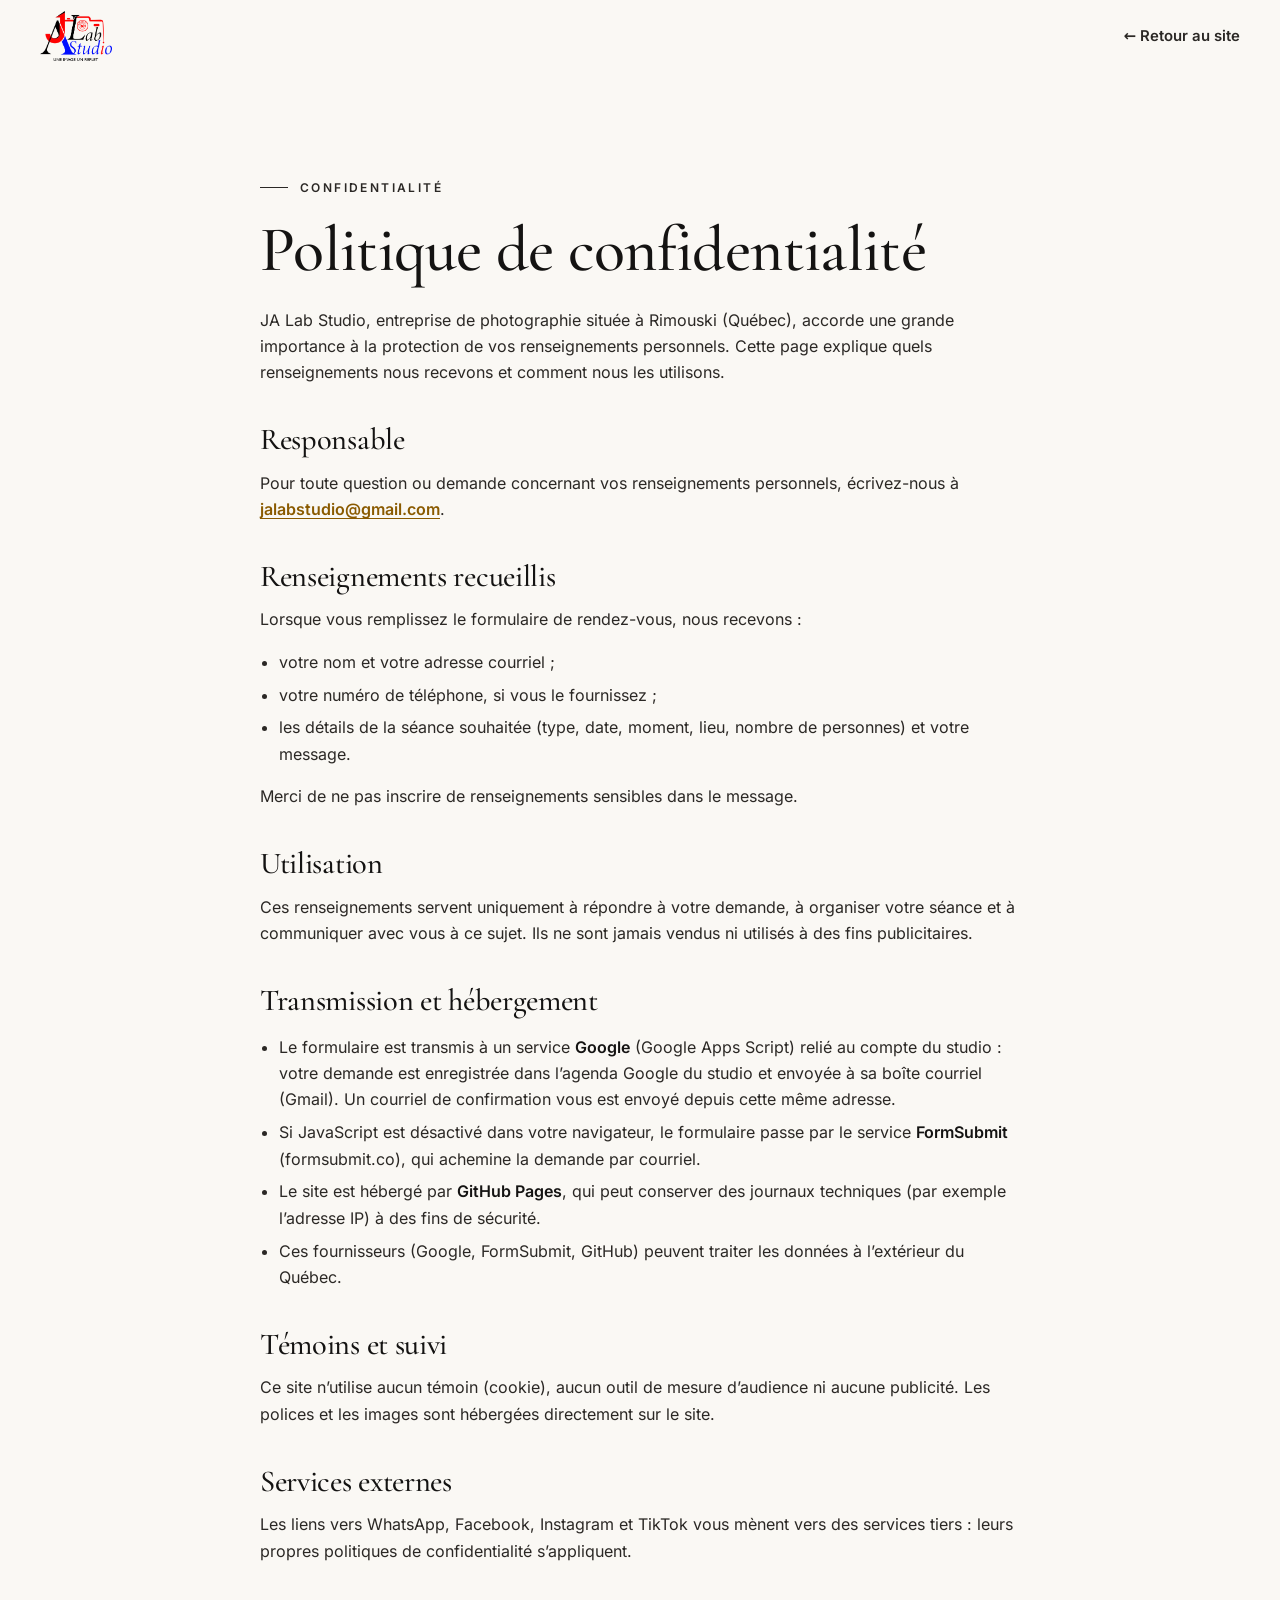
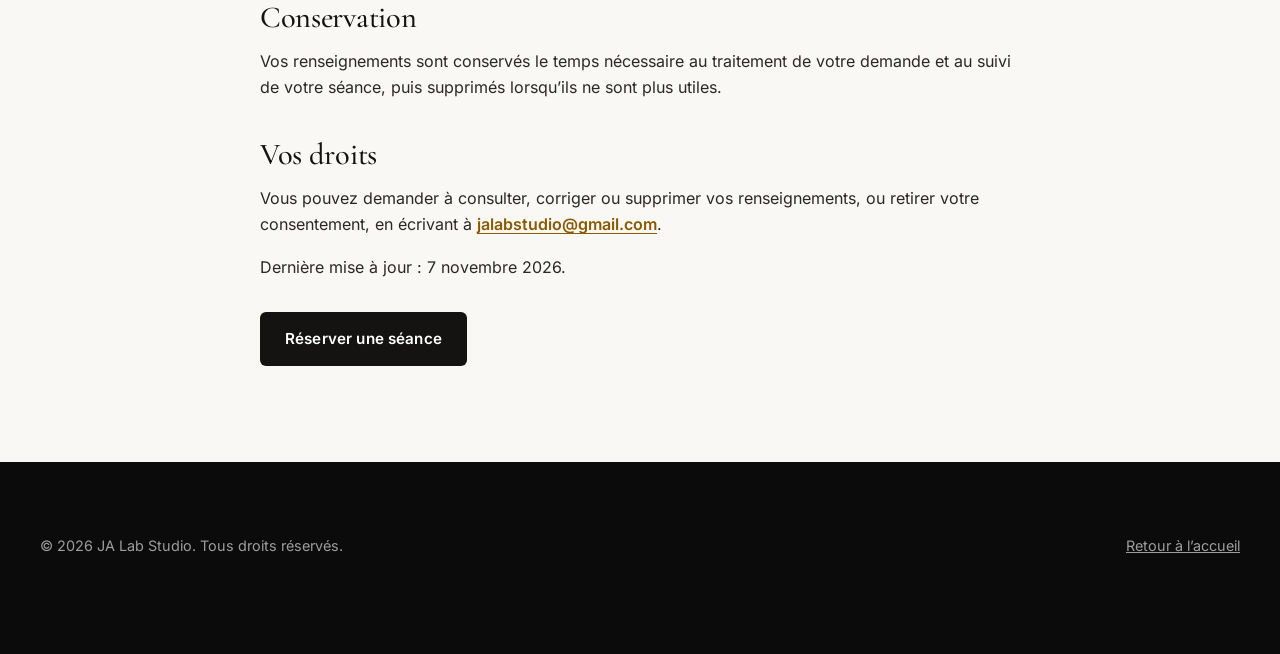
<file: confidentialite.html>
<!DOCTYPE html>
<html lang="fr-CA">
<head>
  <meta charset="UTF-8">
  <meta name="viewport" content="width=device-width, initial-scale=1">
  <meta http-equiv="Content-Security-Policy" content="default-src 'none'; img-src 'self'; style-src 'self'; script-src 'self'; font-src 'self'; connect-src 'none'; form-action 'none'; object-src 'none'; base-uri 'none'; upgrade-insecure-requests">
  <meta name="referrer" content="strict-origin-when-cross-origin">
  <title>Politique de confidentialité | JA Lab Studio</title>
  <meta name="description" content="Comment JA Lab Studio traite les renseignements envoyés par le formulaire de rendez-vous.">
  <link rel="canonical" href="https://www.jalabstudio.com/confidentialite.html">
  <link rel="icon" type="image/png" sizes="48x48" href="assets/favicon-48.png">
  <link rel="apple-touch-icon" href="assets/apple-touch-icon.png">
  <link rel="stylesheet" href="styles.css?v=20261107">
</head>
<body>
  <header class="site-header simple-header">
    <div class="container header-inner">
      <a href="./" class="brand" aria-label="JA Lab Studio – retour à l’accueil">
        <img src="assets/logo-ja-lab-studio.webp" alt="JA Lab Studio – Une image un reflet" width="241" height="168" class="brand-logo">
      </a>
      <a class="back-link" href="./">← Retour au site</a>
    </div>
  </header>

  <main class="page-simple">
    <div class="container">
      <p class="eyebrow">Confidentialité</p>
      <h1>Politique de confidentialité</h1>
      <p>JA Lab Studio, entreprise de photographie située à Rimouski (Québec), accorde une grande importance à la protection de vos renseignements personnels. Cette page explique quels renseignements nous recevons et comment nous les utilisons.</p>

      <h2>Responsable</h2>
      <p>Pour toute question ou demande concernant vos renseignements personnels, écrivez-nous à <a class="inline-link" href="mailto:jalabstudio@gmail.com">jalabstudio@gmail.com</a>.</p>

      <h2>Renseignements recueillis</h2>
      <p>Lorsque vous remplissez le formulaire de rendez-vous, nous recevons&nbsp;:</p>
      <ul>
        <li>votre nom et votre adresse courriel&nbsp;;</li>
        <li>votre numéro de téléphone, si vous le fournissez&nbsp;;</li>
        <li>les détails de la séance souhaitée (type, date, moment, lieu, nombre de personnes) et votre message.</li>
      </ul>
      <p>Merci de ne pas inscrire de renseignements sensibles dans le message.</p>

      <h2>Utilisation</h2>
      <p>Ces renseignements servent uniquement à répondre à votre demande, à organiser votre séance et à communiquer avec vous à ce sujet. Ils ne sont jamais vendus ni utilisés à des fins publicitaires.</p>

      <h2>Transmission et hébergement</h2>
      <ul>
        <li>Le formulaire est transmis à un service <strong>Google</strong> (Google Apps Script) relié au compte du studio&nbsp;: votre demande est enregistrée dans l’agenda Google du studio et envoyée à sa boîte courriel (Gmail). Un courriel de confirmation vous est envoyé depuis cette même adresse.</li>
        <li>Si JavaScript est désactivé dans votre navigateur, le formulaire passe par le service <strong>FormSubmit</strong> (formsubmit.co), qui achemine la demande par courriel.</li>
        <li>Le site est hébergé par <strong>GitHub Pages</strong>, qui peut conserver des journaux techniques (par exemple l’adresse IP) à des fins de sécurité.</li>
        <li>Ces fournisseurs (Google, FormSubmit, GitHub) peuvent traiter les données à l’extérieur du Québec.</li>
      </ul>

      <h2>Témoins et suivi</h2>
      <p>Ce site n’utilise aucun témoin (cookie), aucun outil de mesure d’audience ni aucune publicité. Les polices et les images sont hébergées directement sur le site.</p>

      <h2>Services externes</h2>
      <p>Les liens vers WhatsApp, Facebook, Instagram et TikTok vous mènent vers des services tiers&nbsp;: leurs propres politiques de confidentialité s’appliquent.</p>

      <h2>Conservation</h2>
      <p>Vos renseignements sont conservés le temps nécessaire au traitement de votre demande et au suivi de votre séance, puis supprimés lorsqu’ils ne sont plus utiles.</p>

      <h2>Vos droits</h2>
      <p>Vous pouvez demander à consulter, corriger ou supprimer vos renseignements, ou retirer votre consentement, en écrivant à <a class="inline-link" href="mailto:jalabstudio@gmail.com">jalabstudio@gmail.com</a>.</p>

      <p class="muted">Dernière mise à jour&nbsp;: 7 novembre 2026.</p>
      <div class="page-actions">
        <a class="btn btn-dark" href="./#reservation">Réserver une séance</a>
      </div>
    </div>
  </main>

  <footer class="site-footer">
    <div class="container footer-bottom">
      <p>© 2026 JA Lab Studio. Tous droits réservés.</p>
      <p><a href="./">Retour à l’accueil</a></p>
    </div>
  </footer>
</body>
</html>
</file>
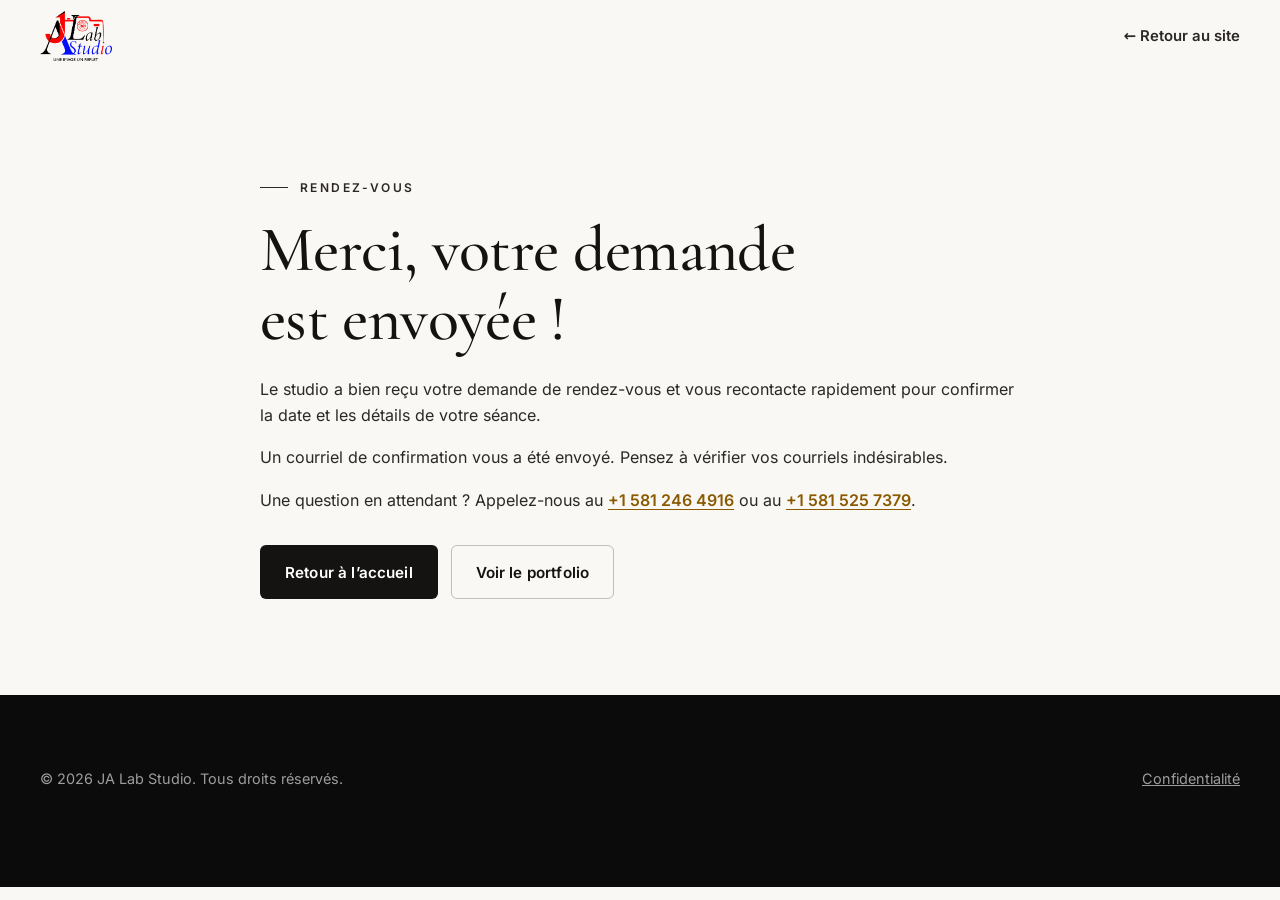
<file: merci.html>
<!DOCTYPE html>
<html lang="fr-CA">
<head>
  <meta charset="UTF-8">
  <meta name="viewport" content="width=device-width, initial-scale=1">
  <meta http-equiv="Content-Security-Policy" content="default-src 'none'; img-src 'self'; style-src 'self'; script-src 'self'; font-src 'self'; connect-src 'none'; form-action 'none'; object-src 'none'; base-uri 'none'; upgrade-insecure-requests">
  <meta name="referrer" content="strict-origin-when-cross-origin">
  <meta name="robots" content="noindex">
  <title>Demande envoyée | JA Lab Studio</title>
  <link rel="icon" type="image/png" sizes="48x48" href="assets/favicon-48.png">
  <link rel="apple-touch-icon" href="assets/apple-touch-icon.png">
  <link rel="stylesheet" href="styles.css?v=20261107">
</head>
<body>
  <header class="site-header simple-header">
    <div class="container header-inner">
      <a href="./" class="brand" aria-label="JA Lab Studio – retour à l’accueil">
        <img src="assets/logo-ja-lab-studio.webp" alt="JA Lab Studio – Une image un reflet" width="241" height="168" class="brand-logo">
      </a>
      <a class="back-link" href="./">← Retour au site</a>
    </div>
  </header>

  <main class="page-simple">
    <div class="container">
      <p class="eyebrow">Rendez-vous</p>
      <h1>Merci, votre demande est envoyée&nbsp;!</h1>
      <p>Le studio a bien reçu votre demande de rendez-vous et vous recontacte rapidement pour confirmer la date et les détails de votre séance.</p>
      <p>Un courriel de confirmation vous a été envoyé. Pensez à vérifier vos courriels indésirables.</p>
      <p>Une question en attendant&nbsp;? Appelez-nous au <a class="inline-link" href="tel:+15812464916">+1 581 246 4916</a> ou au <a class="inline-link" href="tel:+15815257379">+1 581 525 7379</a>.</p>
      <div class="page-actions">
        <a class="btn btn-dark" href="./">Retour à l’accueil</a>
        <a class="btn btn-outline" href="./#portfolio">Voir le portfolio</a>
      </div>
    </div>
  </main>

  <footer class="site-footer">
    <div class="container footer-bottom">
      <p>© 2026 JA Lab Studio. Tous droits réservés.</p>
      <p><a href="confidentialite.html">Confidentialité</a></p>
    </div>
  </footer>
</body>
</html>
</file>
<file: styles.css>
/* =========================================================
   JA Lab Studio — feuille de style
   ========================================================= */

/* ---------- Polices (hébergées sur le site) ---------- */
@font-face {
  font-family: "Cormorant Garamond";
  src: url("assets/fonts/cormorant-garamond-latin-500-normal.woff2") format("woff2");
  font-weight: 500;
  font-style: normal;
  font-display: swap;
}
@font-face {
  font-family: "Cormorant Garamond";
  src: url("assets/fonts/cormorant-garamond-latin-600-normal.woff2") format("woff2");
  font-weight: 600;
  font-style: normal;
  font-display: swap;
}
@font-face {
  font-family: "Cormorant Garamond";
  src: url("assets/fonts/cormorant-garamond-latin-500-italic.woff2") format("woff2");
  font-weight: 500;
  font-style: italic;
  font-display: swap;
}
@font-face {
  font-family: "Inter";
  src: url("assets/fonts/inter-latin-wght.woff2") format("woff2");
  font-weight: 100 900;
  font-style: normal;
  font-display: swap;
}

/* ---------- Variables ---------- */
:root {
  --ink: #141312;
  --ink-soft: #2b2825;
  --paper: #faf8f4;
  --white: #ffffff;
  --cream: #f2ece1;
  --line: #e4dccd;
  --muted: #6a645b;
  --gold: #f0ad1f;
  --gold-deep: #8a5a00;
  --red: #c8261b;
  --dark: #121212;
  --dark-2: #1b1a19;
  --dark-line: rgba(255, 255, 255, 0.12);
  --dark-text: rgba(255, 255, 255, 0.74);
  --success: #2f6b3a;
  --error: #a3261c;

  --serif: "Cormorant Garamond", Georgia, "Times New Roman", serif;
  --sans: "Inter", system-ui, -apple-system, "Segoe UI", Roboto, Arial, sans-serif;

  --radius: 6px;
  --radius-lg: 14px;
  --header-h: 76px;
  --gutter: clamp(1rem, 4vw, 2rem);
  --shadow: 0 24px 60px -24px rgba(20, 19, 18, 0.35);
}

/* ---------- Base ---------- */
*, *::before, *::after { box-sizing: border-box; }
html {
  scroll-behavior: smooth;
  scroll-padding-top: calc(var(--header-h) + 12px);
  -webkit-text-size-adjust: 100%;
}
html:has(dialog[open]) { overflow: hidden; }
body {
  margin: 0;
  font-family: var(--sans);
  font-size: 1rem;
  line-height: 1.65;
  color: var(--ink-soft);
  background: var(--paper);
  -webkit-font-smoothing: antialiased;
  text-rendering: optimizeLegibility;
  overflow-x: hidden;
}
img { max-width: 100%; height: auto; display: block; }
a { color: inherit; }
h1, h2, h3 {
  font-family: var(--serif);
  font-weight: 500;
  color: var(--ink);
  line-height: 1.08;
  letter-spacing: -0.01em;
  margin: 0 0 1rem;
  text-wrap: balance;
}
h2 { font-size: clamp(2.3rem, 4.6vw, 3.6rem); }
h3 { font-size: 1.6rem; font-weight: 600; line-height: 1.15; }
p { margin: 0 0 1rem; }
strong { font-weight: 600; color: var(--ink); }
[hidden] { display: none !important; }

.icon-sprite { position: absolute; width: 0; height: 0; overflow: hidden; }
.icon { width: 1.1em; height: 1.1em; flex: none; vertical-align: -0.15em; }

.container {
  width: min(1200px, 100% - 2 * var(--gutter));
  margin-inline: auto;
}

.skip-link {
  position: fixed;
  top: -100px;
  left: 1rem;
  z-index: 200;
  background: var(--ink);
  color: #fff;
  padding: 0.8rem 1.1rem;
  border-radius: var(--radius);
  text-decoration: none;
}
.skip-link:focus { top: 1rem; }

:focus-visible {
  outline: 2px solid var(--gold-deep);
  outline-offset: 3px;
}
.section-dark :focus-visible,
.site-footer :focus-visible,
.lightbox :focus-visible { outline-color: var(--gold); }

/* ---------- Typo utilitaire ---------- */
.eyebrow {
  display: inline-flex;
  align-items: center;
  gap: 0.75rem;
  margin: 0 0 1.1rem;
  font-size: 0.75rem;
  font-weight: 600;
  letter-spacing: 0.2em;
  text-transform: uppercase;
  color: var(--gold-deep);
}
.eyebrow::before {
  content: "";
  width: 28px;
  height: 1px;
  background: currentColor;
}
.section-dark .eyebrow { color: var(--gold); }
.lead { font-size: clamp(1.05rem, 1.6vw, 1.2rem); color: var(--muted); max-width: 34rem; }
.muted { color: var(--muted); }
.inline-link {
  display: inline-flex;
  align-items: center;
  gap: 0.3rem;
  color: var(--gold-deep);
  font-weight: 600;
  text-decoration: underline;
  text-underline-offset: 3px;
  text-decoration-thickness: 1px;
}
.section-dark .inline-link { color: var(--gold); }

/* ---------- Boutons ---------- */
.btn {
  display: inline-flex;
  align-items: center;
  justify-content: center;
  gap: 0.6rem;
  min-height: 50px;
  padding: 0.85rem 1.5rem;
  border: 1px solid transparent;
  border-radius: var(--radius);
  font: inherit;
  font-size: 0.95rem;
  font-weight: 600;
  letter-spacing: 0.01em;
  text-decoration: none;
  cursor: pointer;
  transition: background-color 0.2s ease, color 0.2s ease, border-color 0.2s ease, transform 0.2s ease;
}
.btn:hover { transform: translateY(-1px); }
.btn:active { transform: none; }
.btn .icon { transition: transform 0.2s ease; }
.btn:hover .icon { transform: translateX(2px); }
.btn-sm { min-height: 42px; padding: 0.55rem 1.1rem; font-size: 0.88rem; }
.btn-block { width: 100%; }
.btn-dark { background: var(--ink); color: #fff; }
.btn-dark:hover { background: #000; }
.btn-gold { background: var(--gold); color: var(--ink); }
.btn-gold:hover { background: #ffbe3a; }
.btn-outline { border-color: rgba(20, 19, 18, 0.25); color: var(--ink); background: transparent; }
.btn-outline:hover { border-color: var(--ink); }
.link-btn {
  background: none;
  border: 0;
  padding: 0.4rem 0;
  font: inherit;
  font-weight: 600;
  color: var(--ink);
  cursor: pointer;
  text-decoration: underline;
  text-underline-offset: 3px;
}

/* ---------- En-tête ---------- */
.site-header {
  position: sticky;
  top: 0;
  z-index: 100;
  background: rgba(250, 248, 244, 0.9);
  -webkit-backdrop-filter: saturate(160%) blur(12px);
  backdrop-filter: saturate(160%) blur(12px);
  border-bottom: 1px solid transparent;
  transition: border-color 0.25s ease, box-shadow 0.25s ease;
}
.site-header.is-scrolled {
  border-bottom-color: var(--line);
  box-shadow: 0 10px 30px -20px rgba(0, 0, 0, 0.25);
}
.header-inner {
  display: flex;
  align-items: center;
  justify-content: space-between;
  gap: 1.5rem;
  min-height: var(--header-h);
}
.brand { display: inline-flex; align-items: center; flex: none; }
.brand-logo { height: 50px; width: auto; }

.nav {
  display: flex;
  align-items: center;
  gap: clamp(1rem, 2vw, 1.9rem);
  font-size: 0.93rem;
  font-weight: 500;
}
.nav a:not(.btn) {
  position: relative;
  text-decoration: none;
  color: var(--ink-soft);
  padding: 0.4rem 0;
}
.nav a:not(.btn)::after {
  content: "";
  position: absolute;
  left: 0;
  right: 0;
  bottom: 0;
  height: 1px;
  background: var(--ink);
  transform: scaleX(0);
  transform-origin: left;
  transition: transform 0.25s ease;
}
.nav a:not(.btn):hover::after,
.nav a.is-active::after { transform: scaleX(1); }
.nav-cta { margin-left: 0.5rem; }

.menu-toggle {
  display: none;
  align-items: center;
  gap: 0.6rem;
  min-height: 44px;
  padding: 0.5rem 0.9rem;
  background: transparent;
  border: 1px solid var(--line);
  border-radius: var(--radius);
  font: inherit;
  font-size: 0.9rem;
  font-weight: 600;
  color: var(--ink);
  cursor: pointer;
}
.menu-bars,
.menu-bars::before,
.menu-bars::after {
  display: block;
  width: 18px;
  height: 1.5px;
  background: currentColor;
  border-radius: 2px;
  transition: transform 0.25s ease, background-color 0.25s ease;
}
.menu-bars { position: relative; }
.menu-bars::before,
.menu-bars::after { content: ""; position: absolute; left: 0; }
.menu-bars::before { top: -6px; }
.menu-bars::after { top: 6px; }
.menu-toggle[aria-expanded="true"] .menu-bars { background: transparent; }
.menu-toggle[aria-expanded="true"] .menu-bars::before { transform: translateY(6px) rotate(45deg); }
.menu-toggle[aria-expanded="true"] .menu-bars::after { transform: translateY(-6px) rotate(-45deg); }

/* ---------- Accueil ---------- */
.hero {
  position: relative;
  padding: clamp(3rem, 7vw, 6rem) 0 clamp(4rem, 8vw, 7rem);
  overflow: hidden;
}
.hero-grid {
  display: grid;
  grid-template-columns: minmax(0, 1.05fr) minmax(0, 0.95fr);
  gap: clamp(2.5rem, 6vw, 5rem);
  align-items: center;
}
.hero h1 {
  font-size: clamp(3.2rem, 7.4vw, 6.4rem);
  line-height: 0.98;
  letter-spacing: -0.025em;
  margin-bottom: 1.5rem;
}
.hero h1 em {
  font-style: italic;
  color: var(--red);
}
.hero-actions {
  display: flex;
  flex-wrap: wrap;
  gap: 0.8rem;
  margin: 2rem 0 2.2rem;
}
.hero-contact {
  display: flex;
  flex-wrap: wrap;
  gap: 0.6rem 1.6rem;
  margin: 0;
  padding: 1.4rem 0 0;
  list-style: none;
  border-top: 1px solid var(--line);
  font-size: 0.93rem;
}
.hero-contact a {
  display: inline-flex;
  align-items: center;
  gap: 0.55rem;
  text-decoration: none;
  color: var(--ink-soft);
  font-weight: 500;
}
.hero-contact a:hover { color: var(--ink); text-decoration: underline; text-underline-offset: 3px; }

.hero-visual {
  position: relative;
  justify-self: end;
  width: min(100%, 470px);
  padding: 0 0 3.5rem 4.5rem;
}
.hero-photo { margin: 0; overflow: hidden; border-radius: 4px; box-shadow: var(--shadow); }
.hero-photo img { width: 100%; height: 100%; object-fit: cover; }
.hero-photo-main { aspect-ratio: 4 / 5.4; }
.hero-photo-main img { object-position: 50% 25%; }
.hero-photo-small {
  position: absolute;
  left: 0;
  bottom: 0;
  width: 42%;
  aspect-ratio: 3 / 4;
  border: 6px solid var(--paper);
}
.hero-photo-small img { object-position: 50% 20%; }
.hero-signature {
  position: absolute;
  right: 0;
  bottom: 0.4rem;
  margin: 0;
  font-family: var(--serif);
  font-style: italic;
  font-size: 1.35rem;
  color: var(--muted);
}

/* Bandeau des services */
.ribbon {
  background: var(--dark);
  color: #fff;
  border-block: 1px solid var(--dark-line);
}
.ribbon-inner {
  display: flex;
  flex-wrap: wrap;
  justify-content: center;
  gap: 0.4rem 0;
  padding: 1.15rem 0;
  font-family: var(--serif);
  font-style: italic;
  font-size: clamp(1.1rem, 1.8vw, 1.4rem);
}
.ribbon-inner span { display: inline-flex; align-items: center; }
.ribbon-inner span + span::before {
  content: "";
  width: 6px;
  height: 6px;
  margin: 0 1.3rem;
  background: var(--gold);
  transform: rotate(45deg);
}

/* ---------- Sections ---------- */
.section { padding: clamp(4.5rem, 9vw, 7.5rem) 0; }
.section-cream { background: var(--cream); }
.section-dark { background: var(--dark); color: var(--dark-text); }
.section-dark h2,
.section-dark h3 { color: #fff; }
.section-head { max-width: 46rem; margin-bottom: clamp(2.5rem, 5vw, 3.5rem); }
.section-head h2 { margin-bottom: 1.1rem; }
.section-intro { color: var(--muted); font-size: 1.05rem; margin: 0; }
.section-dark .section-intro { color: var(--dark-text); }
.section-head-split {
  max-width: none;
  display: grid;
  grid-template-columns: minmax(0, 1.2fr) minmax(0, 0.8fr);
  gap: 1.5rem 4rem;
  align-items: end;
}
.section-head-split h2 { margin-bottom: 0; }

/* ---------- Services ---------- */
.services-grid {
  display: grid;
  grid-template-columns: repeat(3, minmax(0, 1fr));
  gap: 1px;
  background: var(--line);
  border: 1px solid var(--line);
  border-radius: var(--radius-lg);
  overflow: hidden;
}
.service-card {
  display: flex;
  flex-direction: column;
  padding: clamp(1.6rem, 3vw, 2.4rem);
  background: var(--white);
  transition: background-color 0.25s ease;
}
.service-card:hover { background: #fffdf8; }
.service-num {
  font-family: var(--serif);
  font-size: 1.1rem;
  font-style: italic;
  color: var(--gold-deep);
  margin-bottom: 1.6rem;
}
.service-card h3 { margin-bottom: 0.7rem; }
.service-card p { color: var(--muted); font-size: 0.97rem; }
.card-link {
  display: inline-flex;
  align-items: center;
  gap: 0.45rem;
  margin-top: auto;
  padding-top: 0.6rem;
  font-size: 0.9rem;
  font-weight: 600;
  color: var(--ink);
  text-decoration: none;
}
.card-link .icon { transition: transform 0.2s ease; }
.card-link:hover { text-decoration: underline; text-underline-offset: 4px; }
.card-link:hover .icon { transform: translateX(3px); }
.service-card-cta {
  background: var(--dark);
  color: var(--dark-text);
  justify-content: center;
}
.service-card-cta:hover { background: #000; }
.service-card-cta h3 { color: #fff; }
.service-card-cta p { color: var(--dark-text); margin-bottom: 1.5rem; }
.service-card-cta .btn { align-self: flex-start; }

/* ---------- Portfolio ---------- */
.gallery {
  columns: 3;
  column-gap: 1.1rem;
}
.gallery-item {
  position: relative;
  display: block;
  margin: 0 0 1.1rem;
  break-inside: avoid;
  overflow: hidden;
  border-radius: 4px;
  background: var(--dark-2);
  cursor: zoom-in;
}
.gallery-item img {
  width: 100%;
  transition: transform 0.6s cubic-bezier(0.2, 0.7, 0.2, 1), opacity 0.3s ease;
}
.gallery-item::after {
  content: attr(data-caption);
  position: absolute;
  inset: auto 0 0 0;
  padding: 2.5rem 1.1rem 1rem;
  font-family: var(--serif);
  font-size: 1.2rem;
  font-style: italic;
  color: #fff;
  background: linear-gradient(to top, rgba(0, 0, 0, 0.6), transparent);
  opacity: 0;
  transform: translateY(8px);
  transition: opacity 0.3s ease, transform 0.3s ease;
}
.gallery-item:hover img { transform: scale(1.035); }
.gallery-item:hover::after,
.gallery-item:focus-visible::after { opacity: 1; transform: none; }

/* ---------- Démarche ---------- */
.steps {
  display: grid;
  grid-template-columns: repeat(4, minmax(0, 1fr));
  gap: 2rem;
  margin: 0;
  padding: 0;
  list-style: none;
  counter-reset: none;
}
.step {
  position: relative;
  padding-top: 1.6rem;
  border-top: 1px solid var(--line);
}
.step-num {
  display: inline-grid;
  place-items: center;
  width: 44px;
  height: 44px;
  margin-bottom: 1.2rem;
  border: 1px solid var(--ink);
  border-radius: 50%;
  font-family: var(--serif);
  font-size: 1.3rem;
  font-weight: 600;
  color: var(--ink);
}
.step h3 { font-size: 1.5rem; margin-bottom: 0.5rem; }
.step p { color: var(--muted); font-size: 0.97rem; margin: 0; }

/* ---------- À propos ---------- */
.about-grid {
  display: grid;
  grid-template-columns: minmax(0, 0.85fr) minmax(0, 1.15fr);
  gap: clamp(2.5rem, 6vw, 5.5rem);
  align-items: center;
}
.about-photo {
  margin: 0;
  overflow: hidden;
  border-radius: 4px;
  box-shadow: var(--shadow);
  aspect-ratio: 4 / 5;
}
.about-photo img { width: 100%; height: 100%; object-fit: cover; object-position: 50% 20%; }
.about-copy > p { font-size: 1.05rem; }
.values {
  display: grid;
  grid-template-columns: repeat(2, minmax(0, 1fr));
  gap: 1.4rem 2rem;
  margin: 2.2rem 0 0;
  padding: 2rem 0 0;
  list-style: none;
  border-top: 1px solid rgba(20, 19, 18, 0.14);
}
.values li { display: flex; gap: 0.8rem; align-items: flex-start; }
.values .icon { color: var(--gold-deep); margin-top: 0.2rem; }
.values strong { display: block; margin-bottom: 0.15rem; }
.values span { color: var(--muted); font-size: 0.93rem; line-height: 1.5; display: block; }

/* ---------- Réservation ---------- */
.booking { background: linear-gradient(180deg, var(--paper) 0%, var(--cream) 100%); }
.booking-grid {
  display: grid;
  grid-template-columns: minmax(0, 0.85fr) minmax(0, 1.15fr);
  gap: clamp(2.5rem, 6vw, 5rem);
  align-items: start;
}
.booking-intro { position: sticky; top: calc(var(--header-h) + 2rem); }
.booking-intro > p { font-size: 1.05rem; color: var(--muted); }
.booking-steps {
  display: grid;
  gap: 0.7rem;
  margin: 1.8rem 0 2.2rem;
  padding: 0;
  list-style: none;
  font-weight: 500;
}
.booking-steps li { display: flex; align-items: center; gap: 0.7rem; }
.booking-steps .icon {
  width: 22px;
  height: 22px;
  padding: 4px;
  border-radius: 50%;
  background: var(--ink);
  color: #fff;
}
.booking-direct {
  display: grid;
  gap: 0.55rem;
  padding: 1.5rem;
  background: var(--white);
  border: 1px solid var(--line);
  border-radius: var(--radius-lg);
}
.booking-direct-title { font-family: var(--serif); font-size: 1.35rem; font-weight: 600; color: var(--ink); margin: 0 0 0.3rem; }
.booking-direct a {
  display: inline-flex;
  align-items: center;
  gap: 0.65rem;
  text-decoration: none;
  font-weight: 500;
  overflow-wrap: anywhere;
}
.booking-direct a .icon { color: var(--gold-deep); }
.booking-direct a:hover { text-decoration: underline; text-underline-offset: 3px; }

.booking-card {
  background: var(--white);
  border: 1px solid var(--line);
  border-radius: var(--radius-lg);
  padding: clamp(1.4rem, 3.5vw, 2.6rem);
  box-shadow: 0 30px 70px -40px rgba(20, 19, 18, 0.4);
}
.form-head { margin-bottom: 1.6rem; padding-bottom: 1.2rem; border-bottom: 1px solid var(--line); }
.form-head h3 { font-size: 1.9rem; margin-bottom: 0.3rem; }
.form-note { margin: 0; font-size: 0.87rem; color: var(--muted); }
.req { color: var(--red); font-weight: 600; }

.form-grid {
  display: grid;
  grid-template-columns: repeat(2, minmax(0, 1fr));
  gap: 1.1rem 1.1rem;
  margin-bottom: 1.6rem;
}
.field { display: grid; gap: 0.45rem; align-content: start; }
.field-full { grid-column: 1 / -1; }
.field label { font-size: 0.88rem; font-weight: 600; color: var(--ink); }
.field input,
.field select,
.field textarea {
  width: 100%;
  min-height: 50px;
  padding: 0.75rem 0.95rem;
  font: inherit;
  font-size: 1rem;
  color: var(--ink);
  background: var(--paper);
  border: 1px solid #d8d0c1;
  border-radius: var(--radius);
  transition: border-color 0.2s ease, box-shadow 0.2s ease, background-color 0.2s ease;
}
.field textarea { resize: vertical; min-height: 120px; }
.field select {
  appearance: none;
  padding-right: 2.6rem;
  background-image: linear-gradient(45deg, transparent 50%, var(--ink) 50%), linear-gradient(135deg, var(--ink) 50%, transparent 50%);
  background-position: calc(100% - 20px) 52%, calc(100% - 15px) 52%;
  background-size: 5px 5px, 5px 5px;
  background-repeat: no-repeat;
}
.field input::placeholder,
.field textarea::placeholder { color: #9a9286; }
.field input:hover,
.field select:hover,
.field textarea:hover { border-color: #bdb3a2; }
.field input:focus,
.field select:focus,
.field textarea:focus {
  outline: none;
  background: var(--white);
  border-color: var(--ink);
  box-shadow: 0 0 0 3px rgba(240, 173, 31, 0.28);
}
.field input:user-invalid,
.field select:user-invalid,
.field textarea:user-invalid { border-color: var(--error); }
.field-check {
  grid-template-columns: auto 1fr;
  align-items: start;
  gap: 0.75rem;
  padding-top: 0.3rem;
}
.field-check input {
  width: 20px;
  height: 20px;
  min-height: 0;
  margin: 0.15rem 0 0;
  padding: 0;
  accent-color: var(--ink);
}
.field-check label { font-weight: 400; font-size: 0.9rem; color: var(--muted); line-height: 1.5; }
.field-check a { color: var(--ink); }

/* Champ anti-spam (invisible) */
.hp { position: absolute !important; left: -9999px; width: 1px; height: 1px; overflow: hidden; }

/* État d’envoi */
.spinner {
  display: none;
  width: 18px;
  height: 18px;
  border: 2px solid rgba(255, 255, 255, 0.35);
  border-top-color: #fff;
  border-radius: 50%;
  animation: spin 0.8s linear infinite;
}
.is-sending .spinner { display: inline-block; }
.is-sending .btn { cursor: progress; opacity: 0.85; }
@keyframes spin { to { transform: rotate(360deg); } }
.form-status { min-height: 1.4em; margin: 0.9rem 0 0; font-size: 0.92rem; font-weight: 500; color: var(--muted); }
.form-status.is-error { color: var(--error); }

.form-result { text-align: left; }
.form-result:focus { outline: none; }
.form-result h3 { font-size: 2rem; margin-bottom: 0.6rem; }
.form-result p { color: var(--muted); }
.result-icon { width: 52px; height: 52px; color: var(--success); margin-bottom: 1.2rem; }
.recap {
  display: grid;
  grid-template-columns: auto 1fr;
  gap: 0.5rem 1.2rem;
  margin: 1.5rem 0 1.8rem;
  padding: 1.2rem 1.3rem;
  background: var(--paper);
  border: 1px solid var(--line);
  border-radius: var(--radius);
  font-size: 0.93rem;
}
.recap dt { color: var(--muted); }
.recap dd { margin: 0; font-weight: 600; color: var(--ink); overflow-wrap: anywhere; }
.form-error h3 { color: var(--error); }
.error-actions { display: flex; flex-wrap: wrap; gap: 0.7rem; margin: 1.4rem 0 0.6rem; }
.copy-status { min-height: 1.4em; font-size: 0.9rem; margin: 0.4rem 0 0.8rem; }

/* ---------- FAQ ---------- */
.faq-grid {
  display: grid;
  grid-template-columns: minmax(0, 0.8fr) minmax(0, 1.2fr);
  gap: clamp(2rem, 6vw, 5rem);
  align-items: start;
}
.faq-grid .section-head { margin-bottom: 0; }
.faq-list { border-top: 1px solid var(--line); }
.faq-list details { border-bottom: 1px solid var(--line); }
.faq-list summary {
  position: relative;
  display: block;
  padding: 1.35rem 3rem 1.35rem 0;
  font-family: var(--serif);
  font-size: 1.4rem;
  font-weight: 600;
  line-height: 1.25;
  color: var(--ink);
  cursor: pointer;
  list-style: none;
}
.faq-list summary::-webkit-details-marker { display: none; }
.faq-list summary::before,
.faq-list summary::after {
  content: "";
  position: absolute;
  right: 0.4rem;
  top: 50%;
  width: 14px;
  height: 1.5px;
  background: var(--ink);
  transition: transform 0.25s ease;
}
.faq-list summary::after { transform: rotate(90deg); }
.faq-list details[open] summary::after { transform: rotate(0deg); }
.faq-list details p { margin: 0 0 1.4rem; padding-right: 3rem; color: var(--muted); }

/* ---------- Contact ---------- */
.contact-grid {
  display: grid;
  grid-template-columns: repeat(4, minmax(0, 1fr));
  gap: 1px;
  background: var(--dark-line);
  border: 1px solid var(--dark-line);
  border-radius: var(--radius-lg);
  overflow: hidden;
}
.contact-item {
  display: flex;
  flex-direction: column;
  gap: 0.35rem;
  padding: 1.8rem 1.6rem;
  background: var(--dark);
}
.contact-item > .icon { width: 24px; height: 24px; color: var(--gold); margin-bottom: 0.8rem; }
.contact-item h3 { font-size: 1.45rem; margin-bottom: 0.3rem; }
.contact-item a { color: #fff; text-decoration: none; overflow-wrap: anywhere; }
.contact-item a:hover { color: var(--gold); text-decoration: underline; text-underline-offset: 3px; }
.contact-item p { margin: 0; color: #fff; }
.contact-item .muted { color: var(--dark-text); }
.social-links {
  display: flex;
  flex-wrap: wrap;
  gap: 0.7rem;
  margin: 2rem 0 0;
  padding: 0;
  list-style: none;
}
.social-links a {
  display: inline-flex;
  align-items: center;
  gap: 0.6rem;
  min-height: 46px;
  padding: 0.6rem 1.1rem;
  border: 1px solid var(--dark-line);
  border-radius: 999px;
  color: #fff;
  text-decoration: none;
  font-size: 0.92rem;
  font-weight: 500;
  transition: border-color 0.2s ease, color 0.2s ease;
}
.social-links a:hover { border-color: var(--gold); color: var(--gold); }

/* ---------- Pied de page ---------- */
.site-footer {
  background: #0b0b0b;
  color: rgba(255, 255, 255, 0.6);
  padding: 3rem 0 6rem;
  font-size: 0.9rem;
}
.footer-inner {
  display: flex;
  flex-wrap: wrap;
  justify-content: space-between;
  align-items: flex-start;
  gap: 2rem;
  padding-bottom: 2rem;
  border-bottom: 1px solid rgba(255, 255, 255, 0.1);
}
.footer-name { font-family: var(--serif); font-size: 1.8rem; font-weight: 600; color: #fff; margin: 0 0 0.2rem; }
.footer-tagline { margin: 0; }
.footer-nav { display: flex; flex-wrap: wrap; gap: 0.6rem 1.6rem; }
.footer-nav a { color: rgba(255, 255, 255, 0.82); text-decoration: none; }
.footer-nav a:hover { color: var(--gold); }
.footer-bottom {
  display: flex;
  flex-wrap: wrap;
  justify-content: space-between;
  gap: 0.5rem 2rem;
  padding-top: 1.5rem;
}
.footer-bottom p { margin: 0; }

/* ---------- Bouton WhatsApp flottant ---------- */
.whatsapp-float {
  position: fixed;
  right: 20px;
  bottom: 20px;
  z-index: 90;
  display: inline-flex;
  align-items: center;
  gap: 0.55rem;
  min-height: 52px;
  padding: 0.75rem 1.15rem;
  border-radius: 999px;
  background: #25d366;
  color: #072b14;
  font-weight: 700;
  font-size: 0.93rem;
  text-decoration: none;
  box-shadow: 0 14px 30px -10px rgba(0, 0, 0, 0.4);
  transition: transform 0.2s ease;
}
.whatsapp-float .icon { width: 22px; height: 22px; }
.whatsapp-float:hover { transform: translateY(-2px); }

/* ---------- Visionneuse photo ---------- */
.lightbox {
  width: 100vw;
  max-width: none;
  height: 100vh;
  height: 100dvh;
  max-height: none;
  margin: 0;
  padding: 0;
  border: 0;
  background: rgba(10, 10, 10, 0.96);
  color: #fff;
}
.lightbox::backdrop { background: rgba(0, 0, 0, 0.6); }
.lightbox[open] { display: grid; place-items: center; animation: fade-in 0.25s ease; }
@keyframes fade-in { from { opacity: 0; } }
.lightbox-figure {
  margin: 0;
  display: grid;
  justify-items: center;
  gap: 0.9rem;
  padding: 4rem 4.5rem 2rem;
}
.lightbox-figure img {
  max-width: min(100%, 1100px);
  max-height: calc(100dvh - 9rem);
  width: auto;
  height: auto;
  object-fit: contain;
  border-radius: 2px;
}
.lightbox-figure figcaption {
  font-family: var(--serif);
  font-style: italic;
  font-size: 1.2rem;
  color: rgba(255, 255, 255, 0.8);
}
.lightbox-btn {
  position: absolute;
  display: grid;
  place-items: center;
  width: 48px;
  height: 48px;
  border: 1px solid rgba(255, 255, 255, 0.2);
  border-radius: 50%;
  background: rgba(0, 0, 0, 0.35);
  color: #fff;
  cursor: pointer;
  transition: background-color 0.2s ease, border-color 0.2s ease;
}
.lightbox-btn:hover { background: rgba(255, 255, 255, 0.12); border-color: rgba(255, 255, 255, 0.5); }
.lightbox-btn .icon { width: 22px; height: 22px; }
.lightbox-close { top: 1rem; right: 1rem; }
.lightbox-prev { left: 1rem; top: 50%; transform: translateY(-50%); }
.lightbox-next { right: 1rem; top: 50%; transform: translateY(-50%); }

/* ---------- Pages secondaires (merci, confidentialité) ---------- */
.page-simple { padding: clamp(3.5rem, 8vw, 6rem) 0; }
.page-simple .container { max-width: 760px; }
.page-simple h1 { font-size: clamp(2.6rem, 6vw, 4rem); margin-bottom: 1.4rem; }
.page-simple h2 { font-size: 1.9rem; margin: 2.4rem 0 0.8rem; }
.page-simple p,
.page-simple li { color: var(--ink-soft); }
.page-simple ul { padding-left: 1.2rem; }
.page-simple li { margin-bottom: 0.4rem; }
.page-simple .inline-link { display: inline; }
.page-actions { display: flex; flex-wrap: wrap; gap: 0.8rem; margin-top: 2rem; }
.simple-header .header-inner { min-height: 72px; }
.back-link { display: inline-flex; align-items: center; gap: 0.4rem; font-weight: 600; text-decoration: none; font-size: 0.93rem; }
.back-link:hover { text-decoration: underline; text-underline-offset: 3px; }

/* ---------- Promotion du temps des Fêtes ---------- */
.promo-bar {
  background: var(--ink);
  color: rgba(255, 255, 255, 0.86);
  font-size: 0.88rem;
}
.promo-bar-inner {
  display: flex;
  flex-wrap: wrap;
  align-items: center;
  justify-content: center;
  gap: 0.35rem 1.2rem;
  min-height: 44px;
  padding: 0.5rem 0;
  text-align: center;
}
.promo-bar p { margin: 0; }
.promo-bar strong { color: #fff; }
.promo-bar-tag,
.promo-pill-tag,
.promo-item-tag {
  display: inline-block;
  padding: 0.12rem 0.5rem;
  border-radius: 4px;
  background: var(--gold);
  color: var(--ink);
  font-weight: 700;
  letter-spacing: 0.01em;
  white-space: nowrap;
}
.promo-bar-tag { margin-right: 0.35rem; }
.promo-bar a {
  display: inline-flex;
  align-items: center;
  gap: 0.35rem;
  color: var(--gold);
  font-weight: 600;
  text-decoration: underline;
  text-underline-offset: 3px;
}
.promo-pill {
  display: inline-flex;
  align-items: center;
  gap: 0.7rem;
  margin-bottom: 1.4rem;
  padding: 0.35rem 1rem 0.35rem 0.4rem;
  border: 1px solid rgba(240, 173, 31, 0.55);
  border-radius: 999px;
  background: #fff7e3;
  color: var(--ink);
  font-size: 0.88rem;
  font-weight: 600;
  text-decoration: none;
  transition: border-color 0.2s ease, background-color 0.2s ease;
}
.promo-pill:hover { border-color: var(--gold-deep); background: #fff1cf; }
.promo-pill-tag { border-radius: 999px; padding: 0.2rem 0.6rem; }
.hero-copy .promo-pill + .eyebrow { display: flex; }
.booking-steps .promo-item { align-items: flex-start; gap: 0.7rem; }
.promo-item-tag { flex: none; font-size: 0.8rem; margin-top: 0.1rem; }

/* =========================================================
   Responsive
   ========================================================= */
@media (max-width: 1080px) {
  .nav { gap: 1.1rem; font-size: 0.9rem; }
  .gallery { columns: 3; }
  .steps { grid-template-columns: repeat(2, minmax(0, 1fr)); gap: 2.5rem 2rem; }
  .contact-grid { grid-template-columns: repeat(2, minmax(0, 1fr)); }
}

@media (max-width: 960px) {
  :root { --header-h: 68px; }
  .brand-logo { height: 44px; }
  .menu-toggle { display: inline-flex; }
  .nav {
    position: absolute;
    top: 100%;
    left: 0;
    right: 0;
    display: none;
    flex-direction: column;
    align-items: stretch;
    gap: 0;
    padding: 0.5rem var(--gutter) 1.5rem;
    background: var(--paper);
    border-bottom: 1px solid var(--line);
    box-shadow: 0 20px 40px -20px rgba(0, 0, 0, 0.25);
    font-size: 1.05rem;
  }
  .nav.is-open { display: flex; }
  .nav a:not(.btn) { padding: 0.95rem 0; border-bottom: 1px solid var(--line); }
  .nav a:not(.btn)::after { display: none; }
  .nav-cta { margin: 1.1rem 0 0; min-height: 50px; }

  .hero-grid,
  .about-grid,
  .booking-grid,
  .faq-grid,
  .section-head-split { grid-template-columns: 1fr; }
  .hero-visual { justify-self: center; width: min(100%, 440px); }
  .booking-intro { position: static; }
  .services-grid { grid-template-columns: repeat(2, minmax(0, 1fr)); }
  .about-photo { max-width: 460px; }
  .section-head-split { gap: 1rem; }
}

@media (max-width: 640px) {
  body { font-size: 0.98rem; }
  h3 { font-size: 1.5rem; }
  .hero { padding-top: 2.2rem; }
  .hero h1 { font-size: clamp(3rem, 14vw, 4rem); }
  .hero-actions .btn { flex: 1 1 100%; }
  .hero-visual { padding: 0 0 3rem 3rem; }
  .hero-signature { font-size: 1.15rem; }
  .ribbon-inner { justify-content: flex-start; font-size: 1.05rem; }
  .ribbon-inner span + span::before { margin: 0 0.8rem; }
  .services-grid { grid-template-columns: 1fr; }
  .gallery { columns: 2; column-gap: 0.6rem; }
  .gallery-item { margin-bottom: 0.6rem; }
  .gallery-item::after { display: none; }
  .steps { grid-template-columns: 1fr; gap: 1.8rem; }
  .values { grid-template-columns: 1fr; }
  .form-grid { grid-template-columns: 1fr; }
  .recap { grid-template-columns: 1fr; gap: 0.1rem; }
  .recap dd { margin-bottom: 0.5rem; }
  .contact-grid { grid-template-columns: 1fr; }
  .faq-list summary { font-size: 1.25rem; }
  .footer-bottom { flex-direction: column; }
  .promo-bar { font-size: 0.82rem; }
  .promo-bar-inner { flex-wrap: nowrap; gap: 0.8rem; min-height: 40px; }
  .promo-bar-extra,
  .promo-bar a { display: none; }
  .promo-bar-tag { margin-right: 0.2rem; }
  .whatsapp-float { right: 14px; bottom: 14px; padding: 0; width: 56px; justify-content: center; }
  .whatsapp-float span { position: absolute; width: 1px; height: 1px; overflow: hidden; clip: rect(0 0 0 0); white-space: nowrap; }
  .lightbox-figure { padding: 4.5rem 0.75rem 5.5rem; }
  .lightbox-figure img { max-height: calc(100dvh - 11rem); }
  .lightbox-prev,
  .lightbox-next { top: auto; bottom: 1.2rem; transform: none; }
  .lightbox-prev { left: calc(50% - 60px); }
  .lightbox-next { right: calc(50% - 60px); }
}

@media (prefers-reduced-motion: reduce) {
  html { scroll-behavior: auto; }
  *, *::before, *::after {
    animation-duration: 0.01ms !important;
    animation-iteration-count: 1 !important;
    transition-duration: 0.01ms !important;
  }
}

@media print {
  .site-header, .whatsapp-float, .ribbon, .booking-card, .lightbox { display: none !important; }
  body { background: #fff; }
}
</file>
